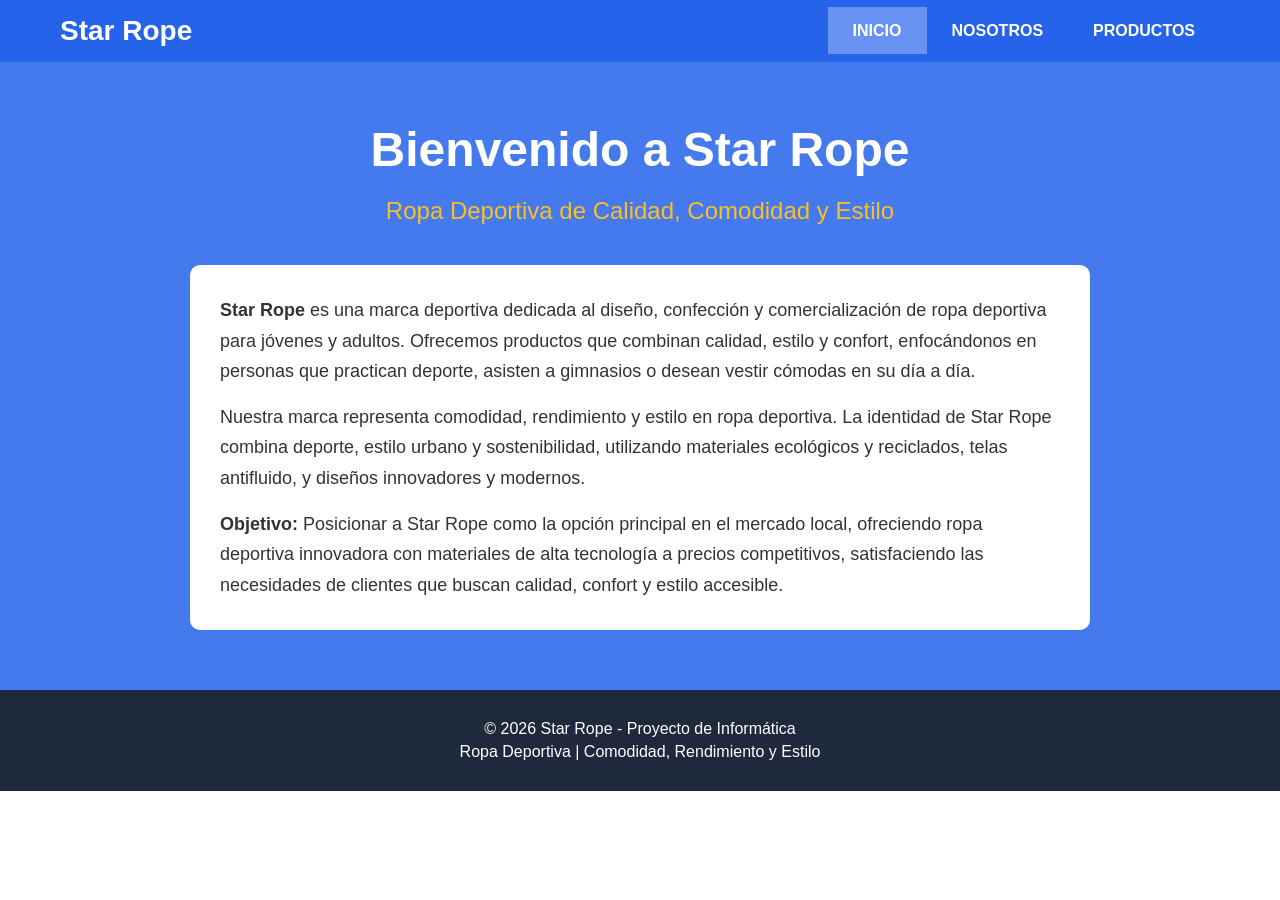
<file: Index.html>
<!DOCTYPE html>
<html lang="es">
<head>
    <meta charset="UTF-8">
    <meta name="viewport" content="width=device-width, initial-scale=1.0">
    <title>Star Rope - Ropa Deportiva</title>
    <style>
        * {
            margin: 0;
            padding: 0;
            box-sizing: border-box;
        }

        body {
            font-family: Arial, sans-serif;
            color: #333;
        }

        /* MENÚ */
        .navbar {
            background-color: #2563eb;
            padding: 15px 0;
        }

        .nav-container {
            max-width: 1200px;
            margin: 0 auto;
            display: flex;
            justify-content: space-between;
            align-items: center;
            padding: 0 20px;
        }

        .logo h2 {
            color: white;
            font-size: 28px;
        }

        .nav-menu {
            display: flex;
            list-style: none;
            gap: 0;
        }

        .nav-link {
            color: white;
            text-decoration: none;
            padding: 15px 25px;
            font-size: 16px;
            font-weight: bold;
        }

        .nav-link:hover {
            background-color: rgba(255, 255, 255, 0.2);
        }

        .nav-link.active {
            background-color: rgba(255, 255, 255, 0.3);
        }

        /* SECCIÓN PRINCIPAL */
        .hero-section {
            background-image: url('https://images.unsplash.com/photo-1460925895917-afdab827c52f?crop=entropy&cs=srgb&fm=jpg&ixid=M3w4NjA1NDh8MHwxfHNlYXJjaHwzfHxidXNpbmVzcyUyMG1hbmFnZW1lbnR8ZW58MHx8fHwxNzgwMDkxODk0fDA&ixlib=rb-4.1.0&q=85');
            background-size: cover;
            background-position: center;
            min-height: 600px;
        }

        .hero-overlay {
            background-color: rgba(37, 99, 235, 0.85);
            min-height: 600px;
            display: flex;
            align-items: center;
            justify-content: center;
            padding: 60px 20px;
        }

        .hero-content {
            max-width: 900px;
            text-align: center;
        }

        .hero-title {
            font-size: 48px;
            color: white;
            margin-bottom: 20px;
        }

        .hero-subtitle {
            font-size: 24px;
            color: #fbbf24;
            margin-bottom: 40px;
        }

        .hero-description {
            background-color: white;
            padding: 30px;
            border-radius: 10px;
            text-align: left;
        }

        .hero-description p {
            font-size: 18px;
            line-height: 1.7;
            margin-bottom: 15px;
            color: #333;
        }

        .hero-description p:last-child {
            margin-bottom: 0;
        }

        /* PIE DE PÁGINA */
        .footer {
            background-color: #1e293b;
            color: white;
            padding: 25px;
            text-align: center;
        }

        .footer p {
            margin: 5px 0;
        }

        /* RESPONSIVE */
        @media (max-width: 768px) {
            .nav-container {
                flex-direction: column;
            }
            
            .nav-menu {
                flex-direction: column;
                width: 100%;
            }
            
            .nav-link {
                text-align: center;
            }
            
            .hero-title {
                font-size: 32px;
            }
            
            .hero-subtitle {
                font-size: 18px;
            }
        }
    </style>
</head>
<body>
    <!-- MENÚ -->
    <nav class="navbar">
        <div class="nav-container">
            <div class="logo">
                <h2>Star Rope</h2>
            </div>
            <ul class="nav-menu">
                <li><a href="index.html" class="nav-link active">INICIO</a></li>
                <li><a href="NOSOTROS.html" class="nav-link">NOSOTROS</a></li>
                <li><a href="PRODUCTOS.html" class="nav-link">PRODUCTOS</a></li>
            </ul>
        </div>
    </nav>

    <!-- SECCIÓN PRINCIPAL -->
    <header class="hero-section">
        <div class="hero-overlay">
            <div class="hero-content">
                <h1 class="hero-title">Bienvenido a Star Rope</h1>
                <p class="hero-subtitle">Ropa Deportiva de Calidad, Comodidad y Estilo</p>
                
                <div class="hero-description">
                    <p>
                        <strong>Star Rope</strong> es una marca deportiva dedicada al diseño, confección y 
                        comercialización de ropa deportiva para jóvenes y adultos. Ofrecemos productos que 
                        combinan calidad, estilo y confort, enfocándonos en personas que practican deporte, 
                        asisten a gimnasios o desean vestir cómodas en su día a día.
                    </p>
                    <p>
                        Nuestra marca representa comodidad, rendimiento y estilo en ropa deportiva. La identidad 
                        de Star Rope combina deporte, estilo urbano y sostenibilidad, utilizando materiales 
                        ecológicos y reciclados, telas antifluido, y diseños innovadores y modernos.
                    </p>
                    <p>
                        <strong>Objetivo:</strong> Posicionar a Star Rope como la opción principal en el mercado 
                        local, ofreciendo ropa deportiva innovadora con materiales de alta tecnología a precios 
                        competitivos, satisfaciendo las necesidades de clientes que buscan calidad, confort y 
                        estilo accesible.
                    </p>
                </div>
            </div>
        </div>
    </header>

    <!-- PIE DE PÁGINA -->
    <footer class="footer">
        <p>&copy; 2026 Star Rope - Proyecto de Informática</p>
        <p>Ropa Deportiva | Comodidad, Rendimiento y Estilo</p>
    </footer>
</body>
</html>
</file>
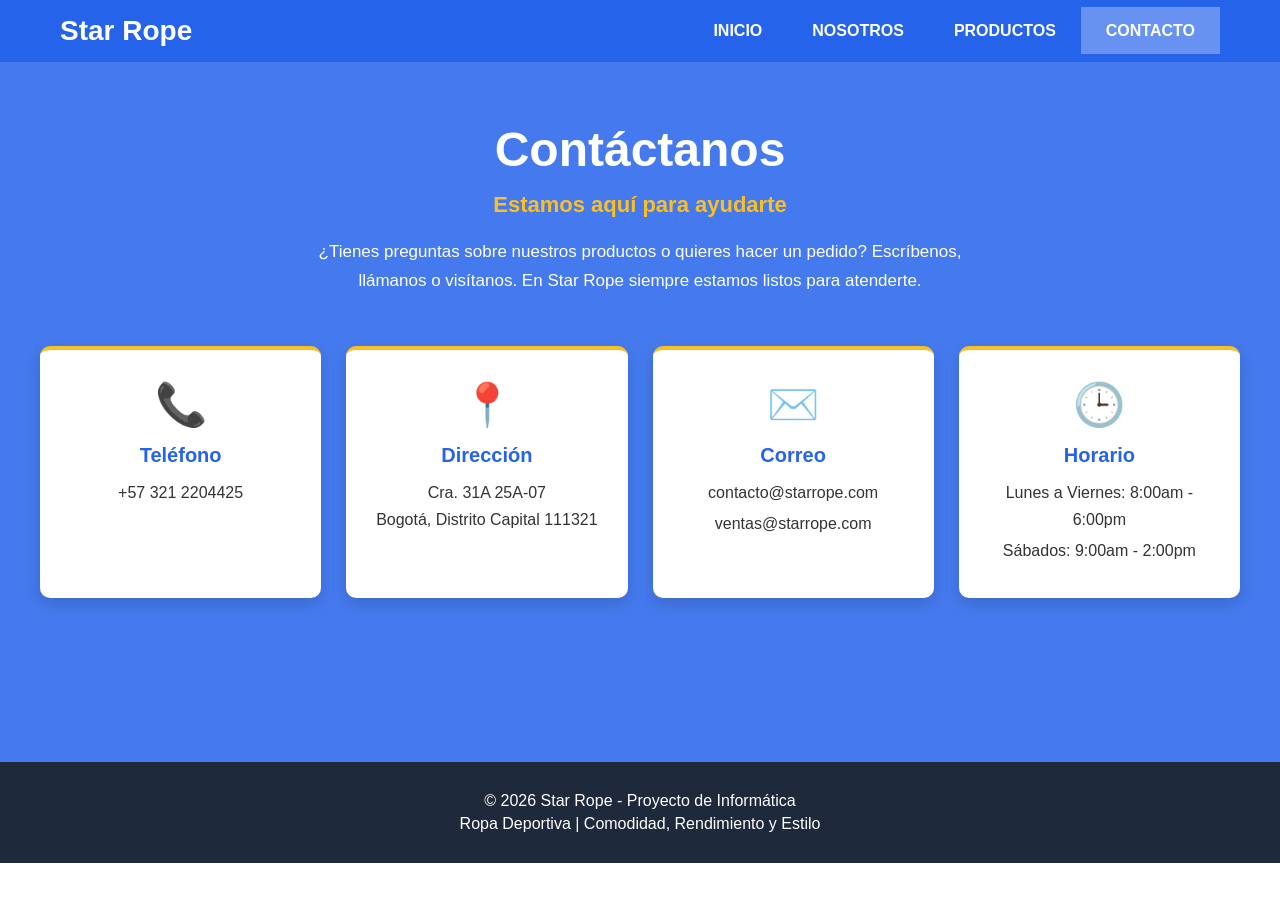
<file: CONTACTO.html>
<!DOCTYPE html>
<html lang="es">
<head>
    <meta charset="UTF-8">
    <meta name="viewport" content="width=device-width, initial-scale=1.0">
    <title>Star Rope - Contacto</title>
    <style>
        * { margin: 0; padding: 0; box-sizing: border-box; }

        body { font-family: Arial, sans-serif; color: #333; }

        /* MENÚ */
        .navbar { background-color: #2563eb; padding: 15px 0; }
        .nav-container { max-width: 1200px; margin: 0 auto; display: flex; justify-content: space-between; align-items: center; padding: 0 20px; }
        .logo h2 { color: white; font-size: 28px; }
        .nav-menu { display: flex; list-style: none; gap: 0; }
        .nav-link { color: white; text-decoration: none; padding: 15px 25px; font-size: 16px; font-weight: bold; }
        .nav-link:hover { background-color: rgba(255, 255, 255, 0.2); }
        .nav-link.active { background-color: rgba(255, 255, 255, 0.3); }

        /* HERO CONTACTO */
        .contact-hero { background-image: url('https://images.unsplash.com/photo-1571019613454-1cb2f99b2d8b?crop=entropy&cs=srgb&fm=jpg&q=85'); background-size: cover; background-position: center; min-height: 700px; }
        .contact-overlay { background-color: rgba(37, 99, 235, 0.85); min-height: 700px; padding: 60px 20px; }
        .contact-content { max-width: 1200px; margin: 0 auto; }

        .contact-header { text-align: center; margin-bottom: 50px; color: white; }
        .contact-title { font-size: 48px; margin-bottom: 15px; }
        .contact-subtitle { font-size: 22px; color: #fbbf24; font-weight: bold; margin-bottom: 20px; }
        .contact-intro { font-size: 17px; max-width: 700px; margin: 0 auto; line-height: 1.7; }

        .contact-grid { display: grid; grid-template-columns: repeat(auto-fit, minmax(250px, 1fr)); gap: 25px; }
        .contact-card { background: white; padding: 30px 20px; border-radius: 10px; border-top: 4px solid #fbbf24; box-shadow: 0 6px 15px rgba(0,0,0,0.15); text-align: center; transition: transform 0.3s; }
        .contact-card:hover { transform: translateY(-5px); }
        .contact-icon { font-size: 42px; margin-bottom: 15px; }
        .contact-card h3 { color: #2563eb; margin-bottom: 12px; font-size: 20px; }
        .contact-card p, .contact-card address { color: #333; font-style: normal; line-height: 1.7; font-size: 16px; margin-bottom: 4px; }

        /* PIE DE PÁGINA */
        .footer { background-color: #1e293b; color: white; padding: 25px; text-align: center; }
        .footer p { margin: 5px 0; }

        /* RESPONSIVE */
        @media (max-width: 768px) {
            .nav-container { flex-direction: column; }
            .nav-menu { flex-direction: column; width: 100%; }
            .nav-link { text-align: center; }
            .contact-title { font-size: 32px; }
            .contact-subtitle { font-size: 18px; }
            .contact-grid { grid-template-columns: 1fr; }
        }
    </style>
</head>
<body>
    <nav class="navbar">
        <div class="nav-container">
            <div class="logo">
                <h2>Star Rope</h2>
            </div>
            <ul class="nav-menu">
                <li><a href="Index.html" class="nav-link">INICIO</a></li>
                <li><a href="NOSOTROS.html" class="nav-link">NOSOTROS</a></li>
                <li><a href="PRODUCTOS.html" class="nav-link">PRODUCTOS</a></li>
                <li><a href="CONTACTO.html" class="nav-link active">CONTACTO</a></li>
            </ul>
        </div>
    </nav>

    <header class="contact-hero">
        <div class="contact-overlay">
            <div class="contact-content">
                <div class="contact-header">
                    <h1 class="contact-title">Contáctanos</h1>
                    <p class="contact-subtitle">Estamos aquí para ayudarte</p>
                    <p class="contact-intro">¿Tienes preguntas sobre nuestros productos o quieres hacer un pedido? Escríbenos, llámanos o visítanos. En Star Rope siempre estamos listos para atenderte.</p>
                </div>

                <section class="contact-grid">
                    <article class="contact-card">
                        <div class="contact-icon">📞</div>
                        <h3>Teléfono</h3>
                        <p>+57 321 2204425</p>
                    </article>

                    <article class="contact-card">
                        <div class="contact-icon">📍</div>
                        <h3>Dirección</h3>
                        <address>
                            Cra. 31A 25A-07<br>
                            Bogotá, Distrito Capital 111321
                        </address>
                    </article>

                    <article class="contact-card">
                        <div class="contact-icon">✉️</div>
                        <h3>Correo</h3>
                        <p>contacto@starrope.com</p>
                        <p>ventas@starrope.com</p>
                    </article>

                    <article class="contact-card">
                        <div class="contact-icon">🕒</div>
                        <h3>Horario</h3>
                        <p>Lunes a Viernes: 8:00am - 6:00pm</p>
                        <p>Sábados: 9:00am - 2:00pm</p>
                    </article>
                </section>
            </div>
        </div>
    </header>

    <footer class="footer">
        <p>&copy; 2026 Star Rope - Proyecto de Informática</p>
        <p>Ropa Deportiva | Comodidad, Rendimiento y Estilo</p>
    </footer>
</body>
</html>
</file>
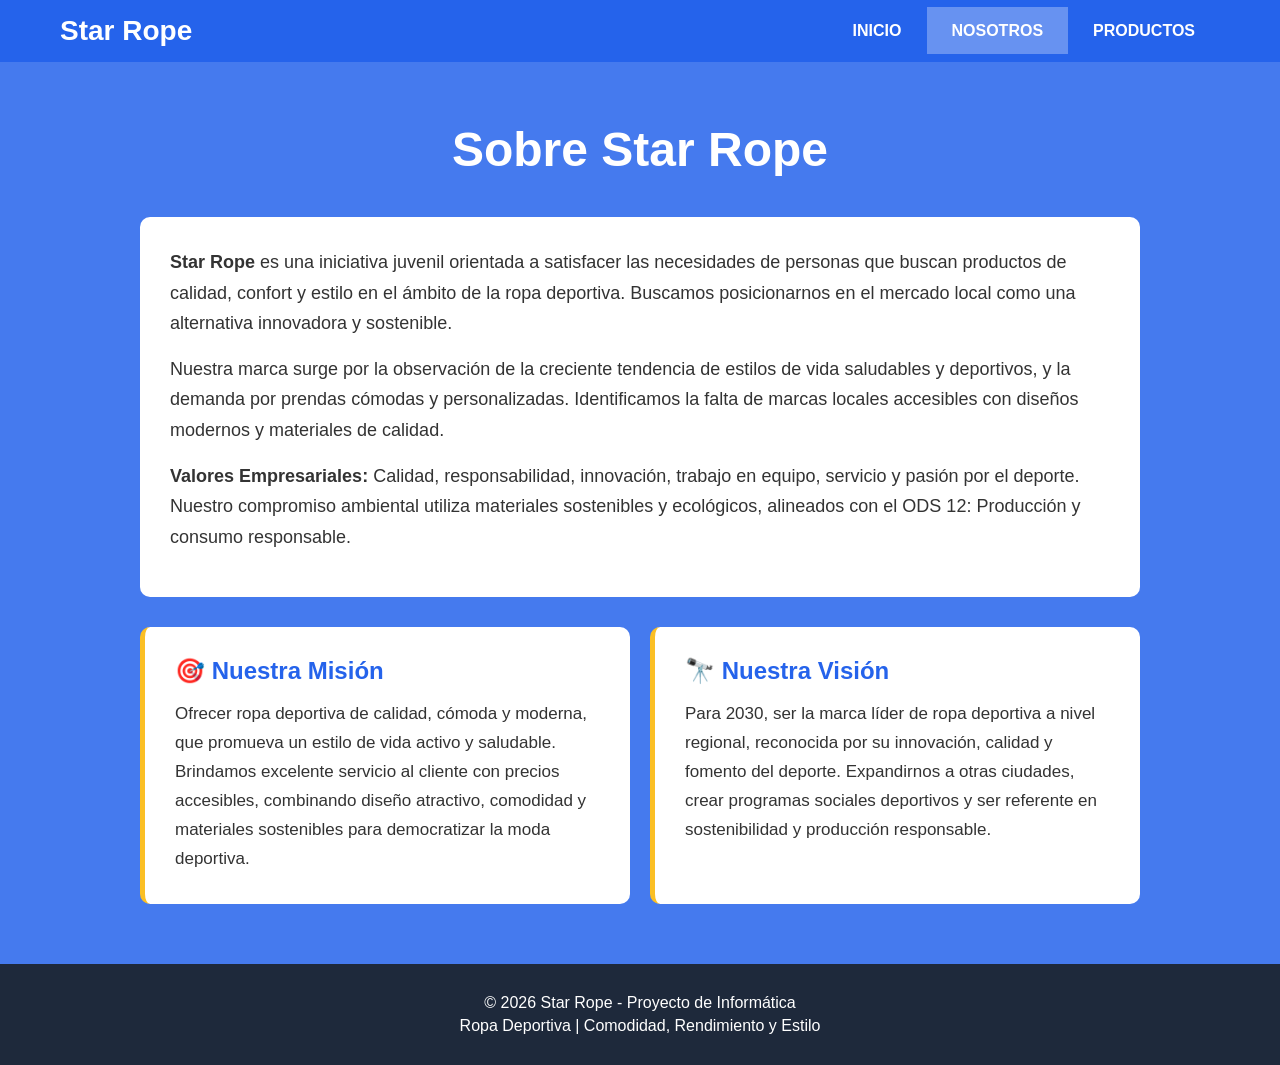
<file: NOSOTROS.html>
<!DOCTYPE html>
<html lang="es">
<head>
    <meta charset="UTF-8">
    <meta name="viewport" content="width=device-width, initial-scale=1.0">
    <title>Star Rope - Nosotros</title>
    <style>
        * {
            margin: 0;
            padding: 0;
            box-sizing: border-box;
        }

        body {
            font-family: Arial, sans-serif;
            color: #333;
        }

        /* MENÚ */
        .navbar {
            background-color: #2563eb;
            padding: 15px 0;
        }

        .nav-container {
            max-width: 1200px;
            margin: 0 auto;
            display: flex;
            justify-content: space-between;
            align-items: center;
            padding: 0 20px;
        }

        .logo h2 {
            color: white;
            font-size: 28px;
        }

        .nav-menu {
            display: flex;
            list-style: none;
            gap: 0;
        }

        .nav-link {
            color: white;
            text-decoration: none;
            padding: 15px 25px;
            font-size: 16px;
            font-weight: bold;
        }

        .nav-link:hover {
            background-color: rgba(255, 255, 255, 0.2);
        }

        .nav-link.active {
            background-color: rgba(255, 255, 255, 0.3);
        }

        /* SECCIÓN PRINCIPAL */
        .hero-section {
            background-image: url('https://images.unsplash.com/photo-1460925895917-afdab827c52f?crop=entropy&cs=srgb&fm=jpg&ixid=M3w4NjA1NDh8MHwxfHNlYXJjaHwzfHxidXNpbmVzcyUyMG1hbmFnZW1lbnR8ZW58MHx8fHwxNzgwMDkxODk0fDA&ixlib=rb-4.1.0&q=85');
            background-size: cover;
            background-position: center;
            min-height: 600px;
        }

        .hero-overlay {
            background-color: rgba(37, 99, 235, 0.85);
            min-height: 600px;
            padding: 60px 20px;
        }

        .hero-content {
            max-width: 1000px;
            margin: 0 auto;
        }

        .hero-title {
            font-size: 48px;
            color: white;
            text-align: center;
            margin-bottom: 40px;
        }

        .hero-description {
            background-color: white;
            padding: 30px;
            border-radius: 10px;
            margin-bottom: 30px;
        }

        .hero-description p {
            font-size: 18px;
            line-height: 1.7;
            margin-bottom: 15px;
            color: #333;
        }

        .mission-vision {
            display: grid;
            grid-template-columns: repeat(auto-fit, minmax(300px, 1fr));
            gap: 20px;
        }

        .mission-card, .vision-card {
            background-color: white;
            padding: 30px;
            border-radius: 10px;
            border-left: 5px solid #fbbf24;
        }

        .mission-card h3, .vision-card h3 {
            font-size: 24px;
            margin-bottom: 15px;
            color: #2563eb;
        }

        .mission-card p, .vision-card p {
            font-size: 17px;
            line-height: 1.7;
            color: #333;
        }

        /* PIE DE PÁGINA */
        .footer {
            background-color: #1e293b;
            color: white;
            padding: 25px;
            text-align: center;
        }

        .footer p {
            margin: 5px 0;
        }

        /* RESPONSIVE */
        @media (max-width: 768px) {
            .nav-container {
                flex-direction: column;
            }
            
            .nav-menu {
                flex-direction: column;
                width: 100%;
            }
            
            .nav-link {
                text-align: center;
            }
            
            .hero-title {
                font-size: 32px;
            }

            .mission-vision {
                grid-template-columns: 1fr;
            }
        }
    </style>
</head>
<body>
    <!-- MENÚ -->
    <nav class="navbar">
        <div class="nav-container">
            <div class="logo">
                <h2>Star Rope</h2>
            </div>
            <ul class="nav-menu">
                <li><a href="index.html" class="nav-link">INICIO</a></li>
                <li><a href="NOSOTROS.html" class="nav-link active">NOSOTROS</a></li>
                <li><a href="PRODUCTOS.html" class="nav-link">PRODUCTOS</a></li>
            </ul>
        </div>
    </nav>

    <!-- SECCIÓN PRINCIPAL -->
    <header class="hero-section">
        <div class="hero-overlay">
            <div class="hero-content">
                <h1 class="hero-title">Sobre Star Rope</h1>
                
                <div class="hero-description">
                    <p>
                        <strong>Star Rope</strong> es una iniciativa juvenil orientada a satisfacer las necesidades 
                        de personas que buscan productos de calidad, confort y estilo en el ámbito de la ropa deportiva. 
                        Buscamos posicionarnos en el mercado local como una alternativa innovadora y sostenible.
                    </p>
                    <p>
                        Nuestra marca surge por la observación de la creciente tendencia de estilos de vida saludables 
                        y deportivos, y la demanda por prendas cómodas y personalizadas. Identificamos la falta de 
                        marcas locales accesibles con diseños modernos y materiales de calidad.
                    </p>
                    <p>
                        <strong>Valores Empresariales:</strong> Calidad, responsabilidad, innovación, trabajo en equipo, 
                        servicio y pasión por el deporte. Nuestro compromiso ambiental utiliza materiales sostenibles 
                        y ecológicos, alineados con el ODS 12: Producción y consumo responsable.
                    </p>
                </div>

                <div class="mission-vision">
                    <div class="mission-card">
                        <h3>🎯 Nuestra Misión</h3>
                        <p>
                            Ofrecer ropa deportiva de calidad, cómoda y moderna, que promueva un estilo de vida 
                            activo y saludable. Brindamos excelente servicio al cliente con precios accesibles, 
                            combinando diseño atractivo, comodidad y materiales sostenibles para democratizar 
                            la moda deportiva.
                        </p>
                    </div>

                    <div class="vision-card">
                        <h3>🔭 Nuestra Visión</h3>
                        <p>
                            Para 2030, ser la marca líder de ropa deportiva a nivel regional, reconocida por su 
                            innovación, calidad y fomento del deporte. Expandirnos a otras ciudades, crear programas 
                            sociales deportivos y ser referente en sostenibilidad y producción responsable.
                        </p>
                    </div>
                </div>
            </div>
        </div>
    </header>

    <!-- PIE DE PÁGINA -->
    <footer class="footer">
        <p>&copy; 2026 Star Rope - Proyecto de Informática</p>
        <p>Ropa Deportiva | Comodidad, Rendimiento y Estilo</p>
    </footer>
</body>
</html>
</file>
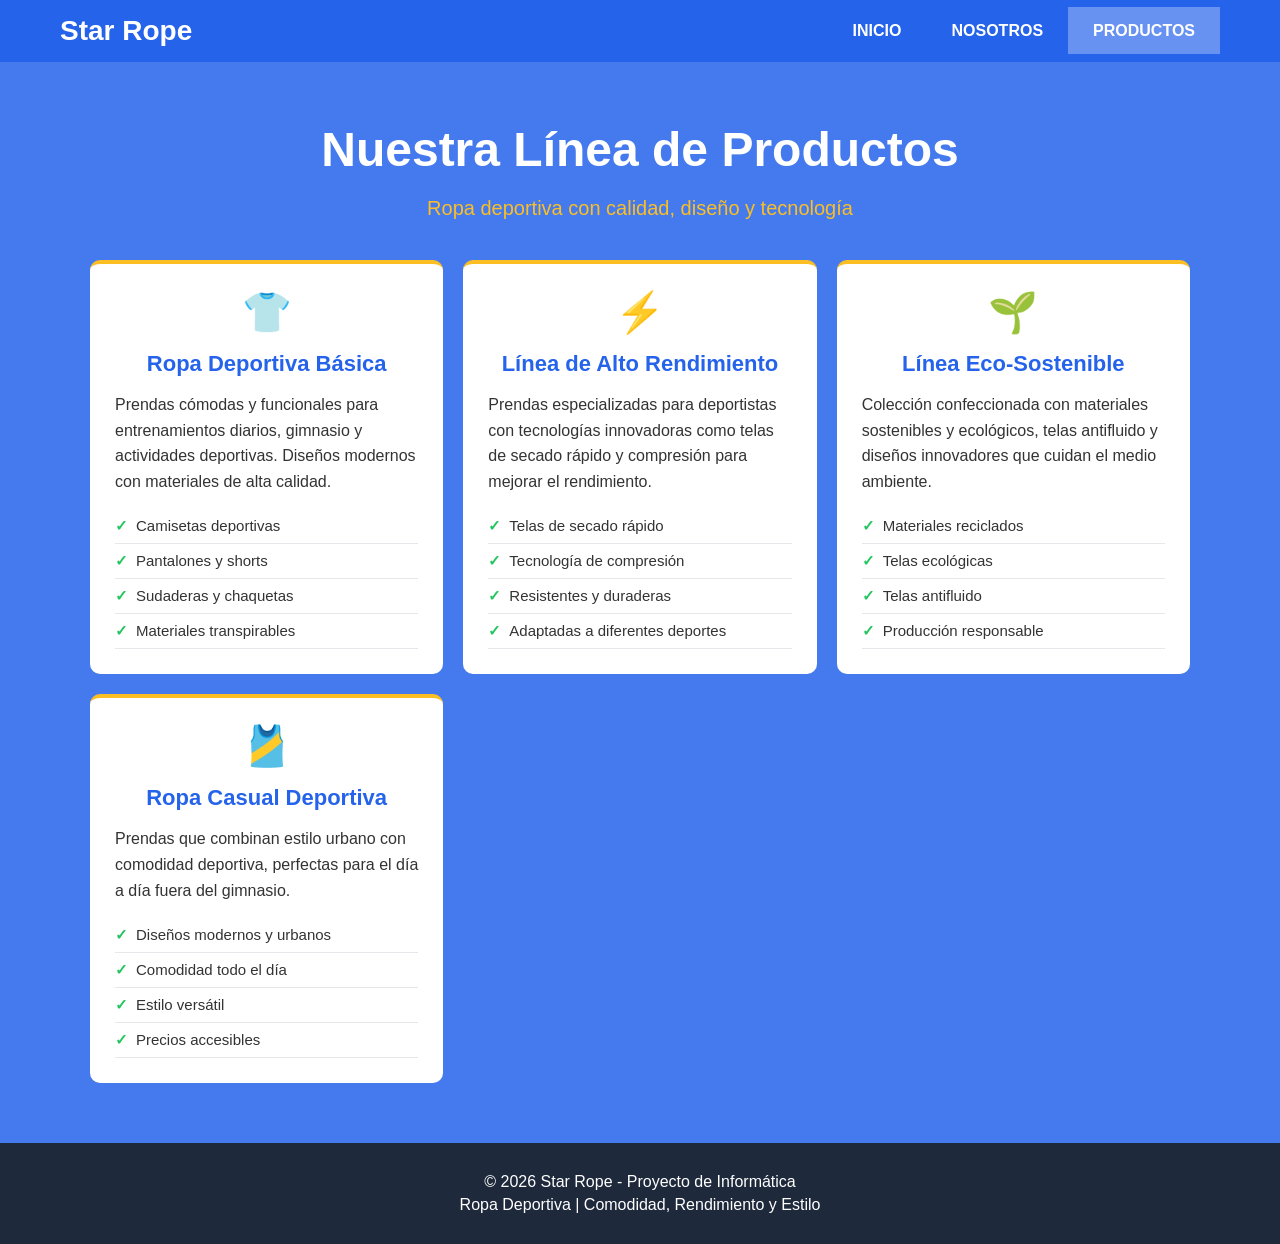
<file: PRODUCTOS.html>
<!DOCTYPE html>
<html lang="es">
<head>
    <meta charset="UTF-8">
    <meta name="viewport" content="width=device-width, initial-scale=1.0">
    <title>Star Rope - Productos</title>
    <style>
        * {
            margin: 0;
            padding: 0;
            box-sizing: border-box;
        }

        body {
            font-family: Arial, sans-serif;
            color: #333;
        }

        /* MENÚ */
        .navbar {
            background-color: #2563eb;
            padding: 15px 0;
        }

        .nav-container {
            max-width: 1200px;
            margin: 0 auto;
            display: flex;
            justify-content: space-between;
            align-items: center;
            padding: 0 20px;
        }

        .logo h2 {
            color: white;
            font-size: 28px;
        }

        .nav-menu {
            display: flex;
            list-style: none;
            gap: 0;
        }

        .nav-link {
            color: white;
            text-decoration: none;
            padding: 15px 25px;
            font-size: 16px;
            font-weight: bold;
        }

        .nav-link:hover {
            background-color: rgba(255, 255, 255, 0.2);
        }

        .nav-link.active {
            background-color: rgba(255, 255, 255, 0.3);
        }

        /* SECCIÓN PRINCIPAL */
        .hero-section {
            background-image: url('https://images.unsplash.com/photo-1460925895917-afdab827c52f?crop=entropy&cs=srgb&fm=jpg&ixid=M3w4NjA1NDh8MHwxfHNlYXJjaHwzfHxidXNpbmVzcyUyMG1hbmFnZW1lbnR8ZW58MHx8fHwxNzgwMDkxODk0fDA&ixlib=rb-4.1.0&q=85');
            background-size: cover;
            background-position: center;
            min-height: 600px;
        }

        .hero-overlay {
            background-color: rgba(37, 99, 235, 0.85);
            min-height: 600px;
            padding: 60px 20px;
        }

        .hero-content {
            max-width: 1100px;
            margin: 0 auto;
        }

        .hero-title {
            font-size: 48px;
            color: white;
            text-align: center;
            margin-bottom: 20px;
        }

        .hero-subtitle {
            font-size: 20px;
            color: #fbbf24;
            text-align: center;
            margin-bottom: 40px;
        }

        .services-grid {
            display: grid;
            grid-template-columns: repeat(auto-fit, minmax(300px, 1fr));
            gap: 20px;
        }

        .service-card {
            background-color: white;
            padding: 25px;
            border-radius: 10px;
            border-top: 4px solid #fbbf24;
        }

        .service-icon {
            font-size: 40px;
            text-align: center;
            margin-bottom: 15px;
        }

        .service-card h3 {
            font-size: 22px;
            color: #2563eb;
            margin-bottom: 15px;
            text-align: center;
        }

        .service-card p {
            font-size: 16px;
            line-height: 1.6;
            color: #333;
            margin-bottom: 15px;
        }

        .service-features {
            list-style: none;
            padding: 0;
        }

        .service-features li {
            padding: 8px 0;
            color: #333;
            font-size: 15px;
            border-bottom: 1px solid #e5e7eb;
        }

        .service-features li:before {
            content: '✓';
            color: #22c55e;
            font-weight: bold;
            margin-right: 8px;
        }

        /* PIE DE PÁGINA */
        .footer {
            background-color: #1e293b;
            color: white;
            padding: 25px;
            text-align: center;
        }

        .footer p {
            margin: 5px 0;
        }

        /* RESPONSIVE */
        @media (max-width: 768px) {
            .nav-container {
                flex-direction: column;
            }
            
            .nav-menu {
                flex-direction: column;
                width: 100%;
            }
            
            .nav-link {
                text-align: center;
            }
            
            .hero-title {
                font-size: 32px;
            }

            .services-grid {
                grid-template-columns: 1fr;
            }
        }
    </style>
</head>
<body>
    <!-- MENÚ -->
    <nav class="navbar">
        <div class="nav-container">
            <div class="logo">
                <h2>Star Rope</h2>
            </div>
            <ul class="nav-menu">
                <li><a href="index.html" class="nav-link">INICIO</a></li>
                <li><a href="NOSOTROS.html" class="nav-link">NOSOTROS</a></li>
                <li><a href="PRODUCTOS.html" class="nav-link active">PRODUCTOS</a></li>
            </ul>
        </div>
    </nav>

    <!-- SECCIÓN PRINCIPAL -->
    <header class="hero-section">
        <div class="hero-overlay">
            <div class="hero-content">
                <h1 class="hero-title">Nuestra Línea de Productos</h1>
                <p class="hero-subtitle">Ropa deportiva con calidad, diseño y tecnología</p>
                
                <div class="services-grid">
                    <!-- Producto 1 -->
                    <div class="service-card">
                        <div class="service-icon">👕</div>
                        <h3>Ropa Deportiva Básica</h3>
                        <p>
                            Prendas cómodas y funcionales para entrenamientos diarios, gimnasio y 
                            actividades deportivas. Diseños modernos con materiales de alta calidad.
                        </p>
                        <ul class="service-features">
                            <li>Camisetas deportivas</li>
                            <li>Pantalones y shorts</li>
                            <li>Sudaderas y chaquetas</li>
                            <li>Materiales transpirables</li>
                        </ul>
                    </div>

                    <!-- Producto 2 -->
                    <div class="service-card">
                        <div class="service-icon">⚡</div>
                        <h3>Línea de Alto Rendimiento</h3>
                        <p>
                            Prendas especializadas para deportistas con tecnologías innovadoras como 
                            telas de secado rápido y compresión para mejorar el rendimiento.
                        </p>
                        <ul class="service-features">
                            <li>Telas de secado rápido</li>
                            <li>Tecnología de compresión</li>
                            <li>Resistentes y duraderas</li>
                            <li>Adaptadas a diferentes deportes</li>
                        </ul>
                    </div>

                    <!-- Producto 3 -->
                    <div class="service-card">
                        <div class="service-icon">🌱</div>
                        <h3>Línea Eco-Sostenible</h3>
                        <p>
                            Colección confeccionada con materiales sostenibles y ecológicos, telas 
                            antifluido y diseños innovadores que cuidan el medio ambiente.
                        </p>
                        <ul class="service-features">
                            <li>Materiales reciclados</li>
                            <li>Telas ecológicas</li>
                            <li>Telas antifluido</li>
                            <li>Producción responsable</li>
                        </ul>
                    </div>

                    <!-- Producto 4 -->
                    <div class="service-card">
                        <div class="service-icon">🎽</div>
                        <h3>Ropa Casual Deportiva</h3>
                        <p>
                            Prendas que combinan estilo urbano con comodidad deportiva, perfectas 
                            para el día a día fuera del gimnasio.
                        </p>
                        <ul class="service-features">
                            <li>Diseños modernos y urbanos</li>
                            <li>Comodidad todo el día</li>
                            <li>Estilo versátil</li>
                            <li>Precios accesibles</li>
                        </ul>
                    </div>
                </div>
            </div>
        </div>
    </header>

    <!-- PIE DE PÁGINA -->
    <footer class="footer">
        <p>&copy; 2026 Star Rope - Proyecto de Informática</p>
        <p>Ropa Deportiva | Comodidad, Rendimiento y Estilo</p>
    </footer>
</body>
</html>
</file>
